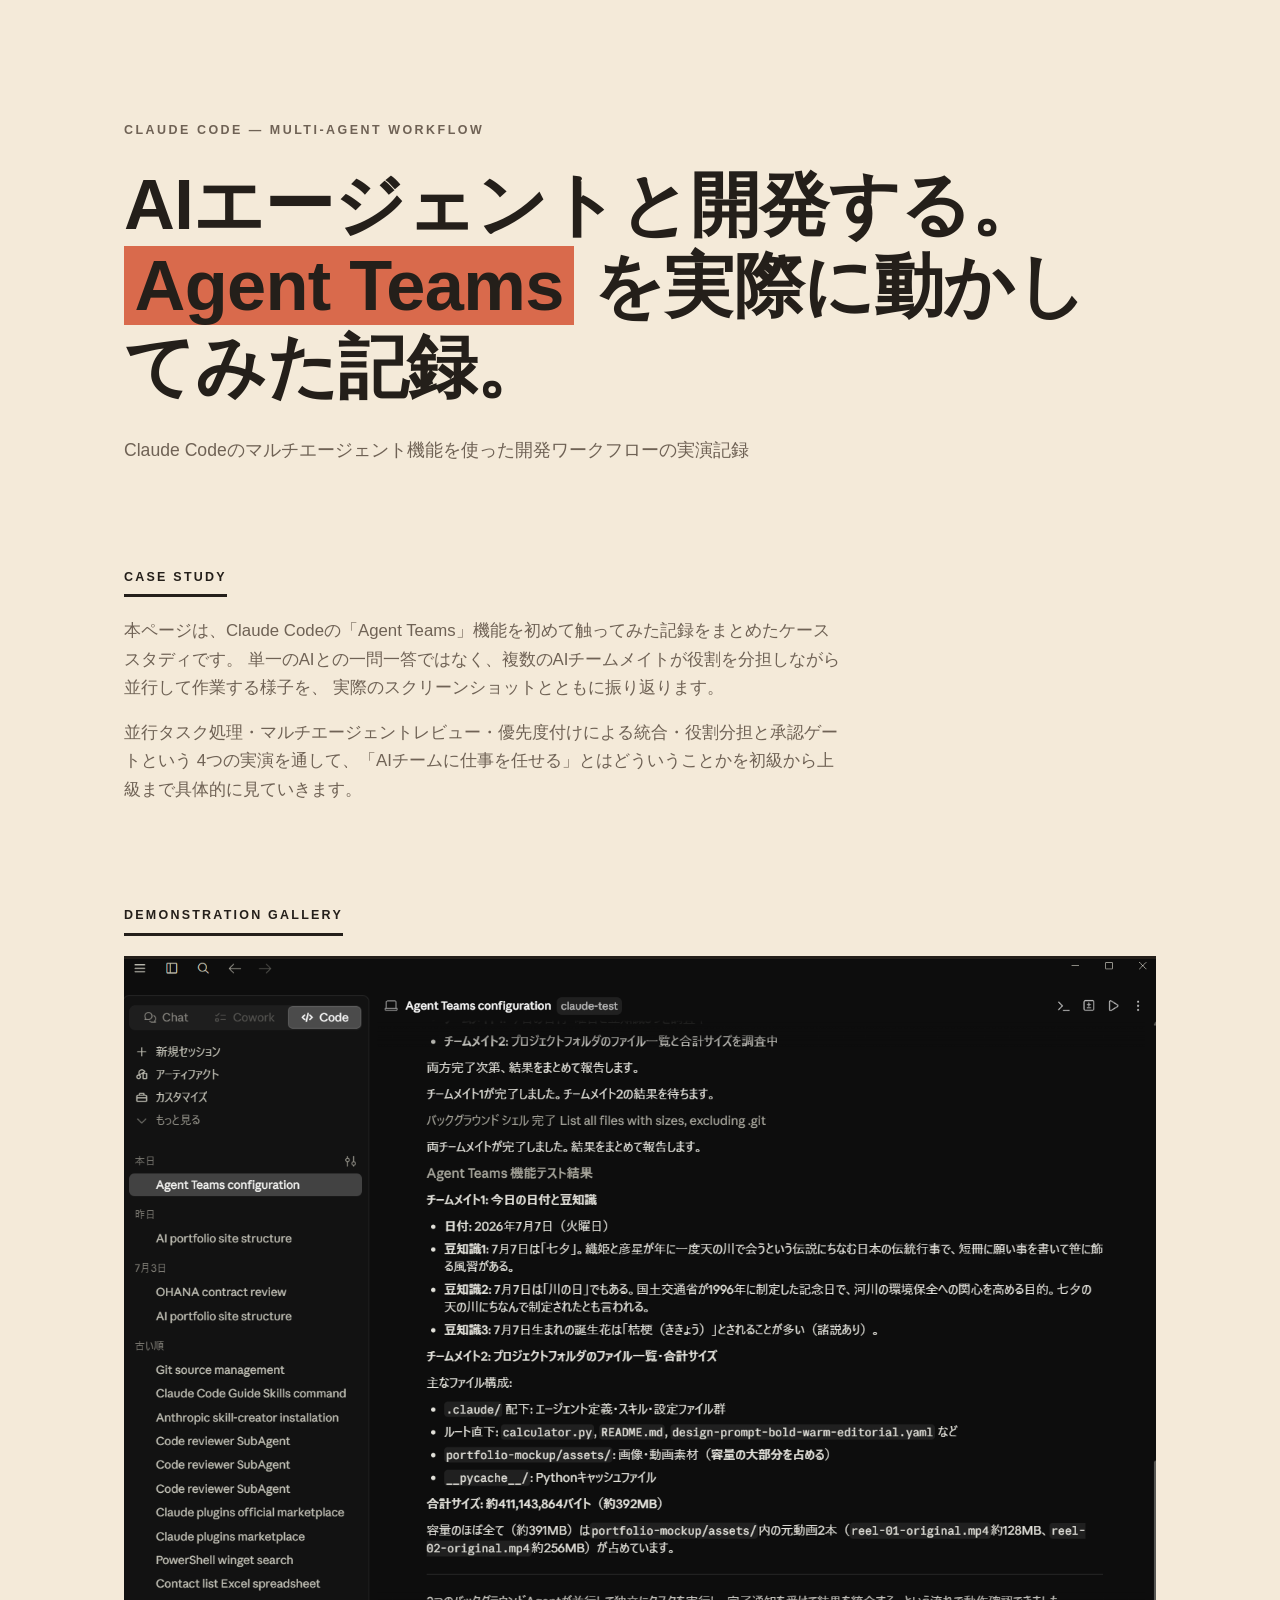
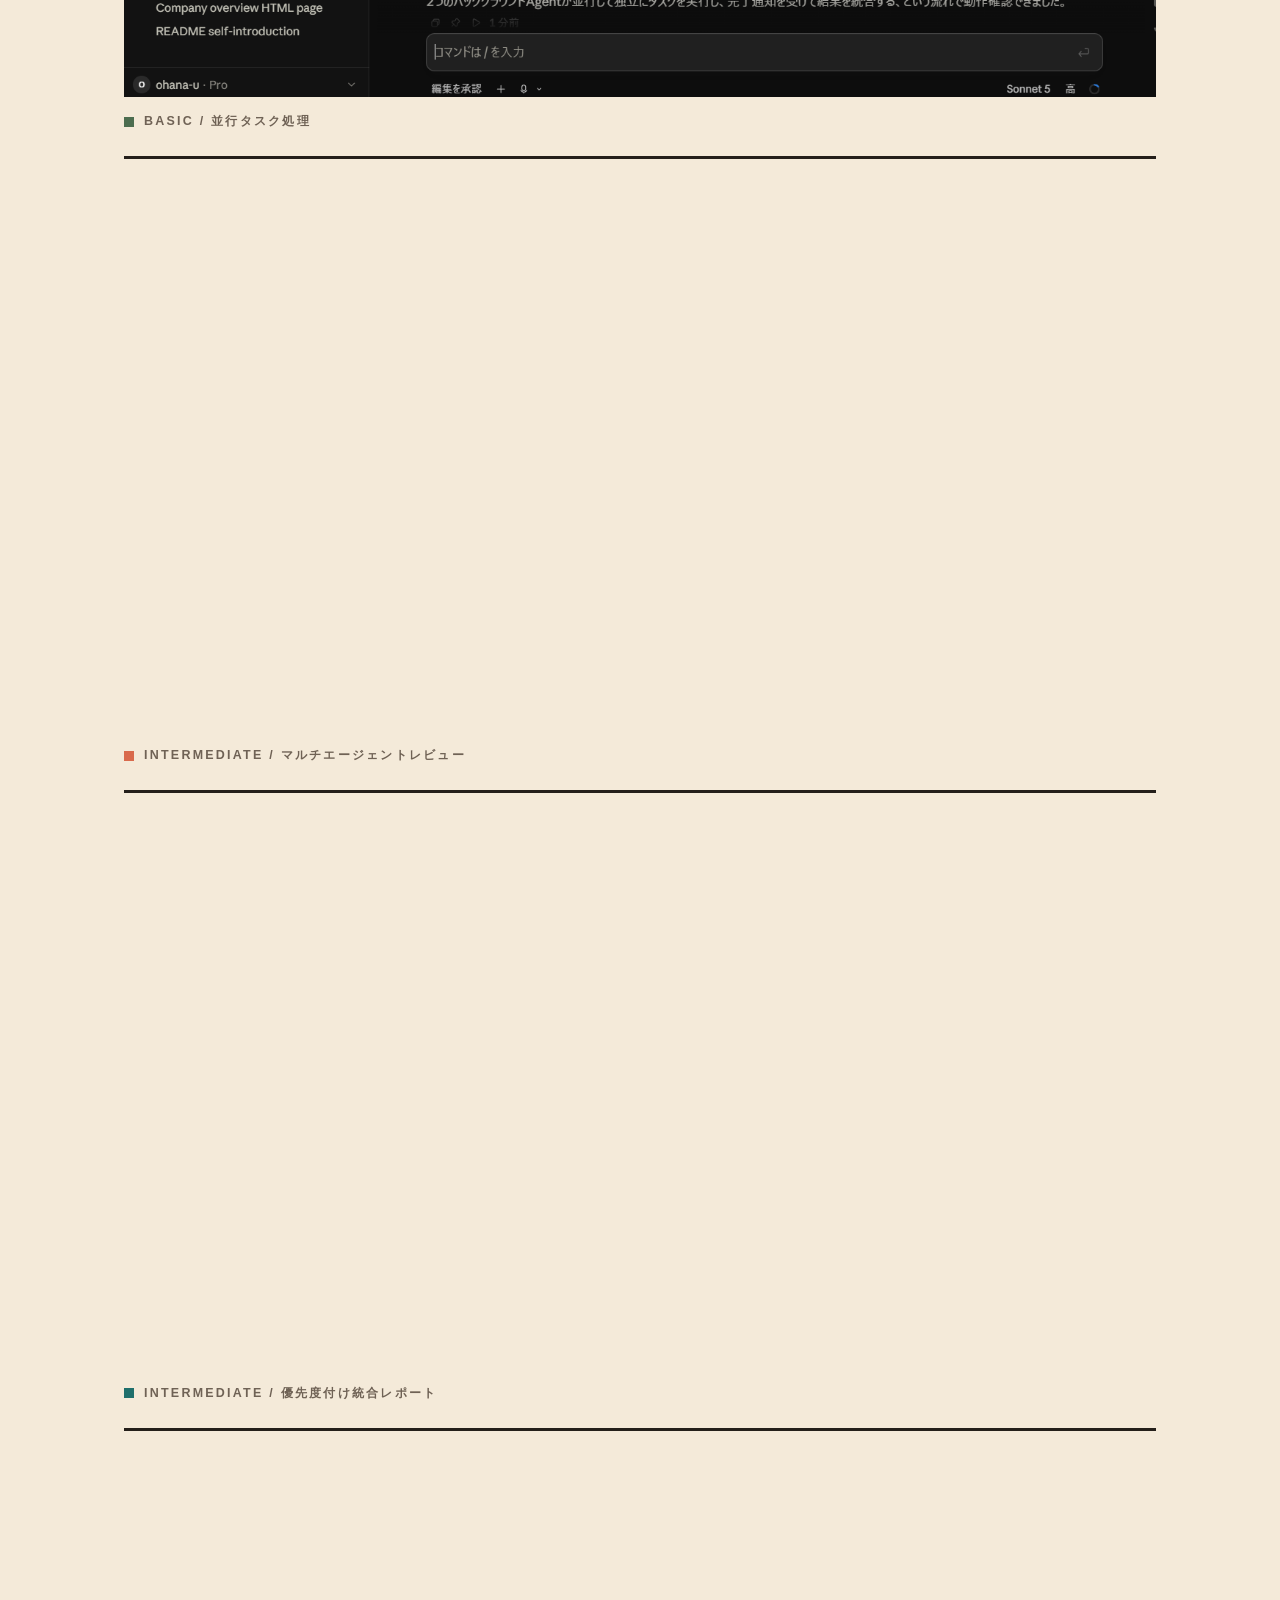
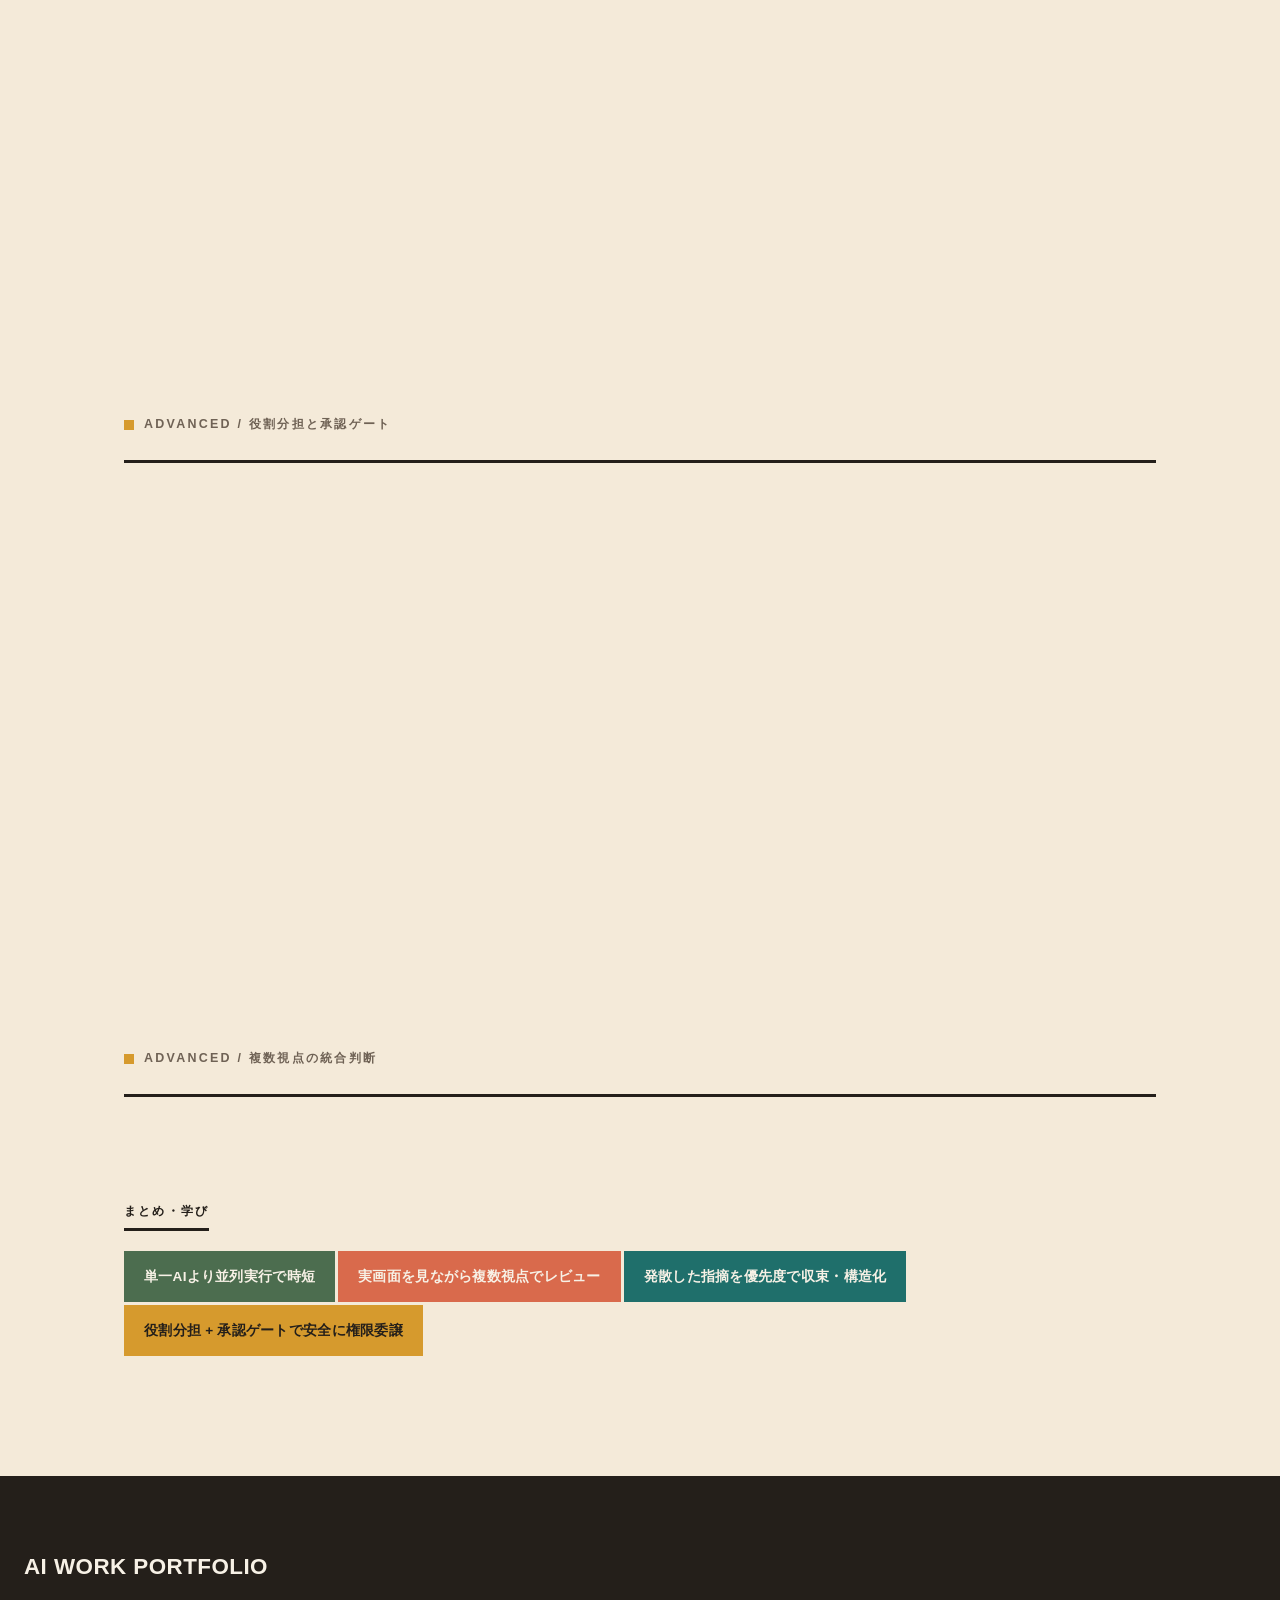
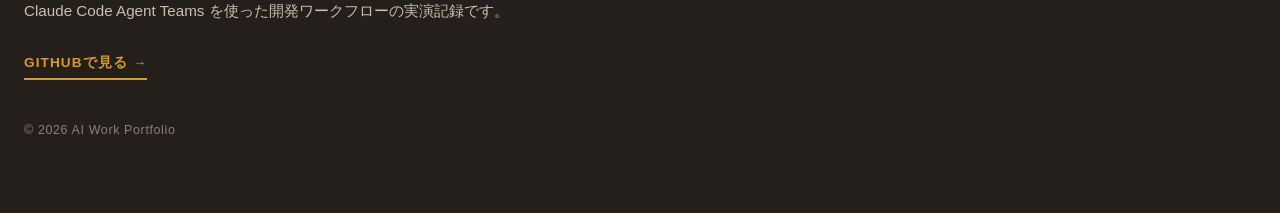
<file: ai-work-portfolio/index.html>
<!DOCTYPE html>
<html lang="ja">
<head>
  <meta charset="UTF-8">
  <meta name="viewport" content="width=device-width, initial-scale=1.0">
  <meta http-equiv="Content-Security-Policy" content="default-src 'self'; img-src 'self'; style-src 'self'; script-src 'self'; base-uri 'none'; form-action 'none'">
  <title>AIエージェントと開発する。| Agent Teams Case Study</title>
  <link rel="stylesheet" href="style.css">
</head>
<body>

  <header class="hero">
    <p class="eyebrow">CLAUDE CODE — MULTI-AGENT WORKFLOW</p>
    <h1 class="hero-title">
      AIエージェントと開発する。<br>
      <span class="highlight">Agent Teams</span> を実際に動かしてみた記録。
    </h1>
    <p class="hero-subtitle">Claude Codeのマルチエージェント機能を使った開発ワークフローの実演記録</p>
  </header>

  <main>
    <section class="intro" id="intro">
      <p class="section-label">CASE STUDY</p>
      <p class="intro-text">
        本ページは、Claude Codeの「Agent Teams」機能を初めて触ってみた記録をまとめたケーススタディです。
        単一のAIとの一問一答ではなく、複数のAIチームメイトが役割を分担しながら並行して作業する様子を、
        実際のスクリーンショットとともに振り返ります。
      </p>
      <p class="intro-text">
        並行タスク処理・マルチエージェントレビュー・優先度付けによる統合・役割分担と承認ゲートという
        4つの実演を通して、「AIチームに仕事を任せる」とはどういうことかを初級から上級まで具体的に見ていきます。
      </p>
    </section>

    <section class="gallery" id="gallery">
      <p class="section-label">DEMONSTRATION GALLERY</p>

      <article class="gallery-item" data-accent="green">
        <div class="gallery-media">
          <img src="images/01-agent-teams-basic.png" alt="Agent Teamsで2人のチームメイトが並行してタスクを実行している様子のスクリーンショット" width="1405" height="1005" decoding="async">
          <div class="gallery-caption">
            <p class="gallery-label">BASIC / 並行タスク処理</p>
            <p class="gallery-desc">
              Claude CodeのAgent Teams機能を初めて試した様子。2人のチームメイトが同時に立ち上がり、
              一方は「今日の日付から豆知識を調べる」、もう一方は「プロジェクトのファイル一覧を調査する」という
              別々のタスクを並行実行。両者の結果をリーダーが統合して1つの報告にまとめている。
            </p>
            <p class="gallery-learning">
              <span class="learning-tag">学び</span>
              単一のAIに順番に頼むのではなく、独立したタスクを並列で動かして時間を短縮できることを確認。
            </p>
          </div>
        </div>
        <p class="gallery-label-static">BASIC / 並行タスク処理</p>
      </article>

      <article class="gallery-item" data-accent="coral">
        <div class="gallery-media">
          <img src="images/02-agent-teams-review.png" alt="3人のチームメイトが役割分担して既存サイトをレビューしている様子のスクリーンショット" width="1825" height="1011" loading="lazy" decoding="async">
          <div class="gallery-caption">
            <p class="gallery-label">INTERMEDIATE / マルチエージェントレビュー</p>
            <p class="gallery-desc">
              既存の自己紹介サイト（profile-siteプロジェクト）を、3人のチームメイトが役割分担してレビューしている場面。
              右側にはブラウザプレビューで実際に動いているサイトが表示されており、
              AIが実物を見ながら評価していることがわかる。
            </p>
            <p class="gallery-learning">
              <span class="learning-tag">学び</span>
              コードだけでなく実際の画面表示を確認しながら、複数視点で同時レビューできる。
            </p>
          </div>
        </div>
        <p class="gallery-label-static">INTERMEDIATE / マルチエージェントレビュー</p>
      </article>

      <article class="gallery-item" data-accent="teal">
        <div class="gallery-media">
          <img src="images/03-agent-teams-priority.png" alt="3人のレビュー結果を優先度別に整理した統合レポートのスクリーンショット" width="1820" height="1015" loading="lazy" decoding="async">
          <div class="gallery-caption">
            <p class="gallery-label">INTERMEDIATE / 優先度付け統合レポート</p>
            <p class="gallery-desc">
              3人のレビュー結果を、優先度「高・中・低」に整理して1つの最終報告にまとめた画面。
              個々の指摘がバラバラのままではなく、意思決定に使える形に構造化されている。
            </p>
            <p class="gallery-learning">
              <span class="learning-tag">学び</span>
              複数エージェントの発散的な指摘を、収束させて実行可能なアクションリストに変換するプロセスを実演。
            </p>
          </div>
        </div>
        <p class="gallery-label-static">INTERMEDIATE / 優先度付け統合レポート</p>
      </article>

      <article class="gallery-item" data-accent="mustard">
        <div class="gallery-media">
          <img src="images/04-agent-teams-role-plan.png" alt="UX担当・アーキテクチャ担当・Devil's Advocate担当という3つの役割に分かれたチームメイトが、それぞれの計画を提示し承認を求めている画面のスクリーンショット" width="1826" height="1008" loading="lazy" decoding="async">
          <div class="gallery-caption">
            <p class="gallery-label">ADVANCED / 役割分担と承認ゲート</p>
            <p class="gallery-desc">
              CLIタスク管理ツールの企画を題材に、3人のチームメイトがUX・アーキテクチャ・Devil's Advocate（あえて懸念を洗い出す役）という
              明確に異なる役割を担当。それぞれが計画を提示し、本提案の作成に進む前にユーザーの承認を求めている場面。
            </p>
            <p class="gallery-learning">
              <span class="learning-tag">学び</span>
              役割を分業させるだけでなく、実行前に承認ゲートを挟むことで、AIチームの暴走を防ぎつつ方向性をコントロールできる。
            </p>
          </div>
        </div>
        <p class="gallery-label-static">ADVANCED / 役割分担と承認ゲート</p>
      </article>

      <article class="gallery-item" data-accent="mustard">
        <div class="gallery-media">
          <img src="images/05-agent-teams-synthesis.png" alt="UX・アーキテクチャ・Devil's Advocateの3つの視点を統合し、条件付きの結論を導き出した最終レポートのスクリーンショット" width="1827" height="1012" loading="lazy" decoding="async">
          <div class="gallery-caption">
            <p class="gallery-label">ADVANCED / 複数視点の統合判断</p>
            <p class="gallery-desc">
              3人がそれぞれの視点からまとめた提案（機能案・アーキテクチャパターン・懸念点）を統合し、
              「条件付きでつくる」という一つの意思決定に落とし込んだ最終レポート。判断根拠まで言語化されている。
            </p>
            <p class="gallery-learning">
              <span class="learning-tag">学び</span>
              賛成・反対双方の視点を戦わせたうえで統合することで、単独のAIでは出てこない、リスクを織り込んだ実行可能な結論に到達できる。
            </p>
          </div>
        </div>
        <p class="gallery-label-static">ADVANCED / 複数視点の統合判断</p>
      </article>
    </section>

    <section class="takeaways" id="takeaways">
      <p class="section-label">まとめ・学び</p>
      <ul class="chip-list">
        <li class="chip" data-accent="green">単一AIより並列実行で時短</li>
        <li class="chip" data-accent="coral">実画面を見ながら複数視点でレビュー</li>
        <li class="chip" data-accent="teal">発散した指摘を優先度で収束・構造化</li>
        <li class="chip" data-accent="mustard">役割分担 + 承認ゲートで安全に権限委譲</li>
      </ul>
    </section>
  </main>

  <footer class="site-footer">
    <p class="footer-heading">AI Work Portfolio</p>
    <p class="footer-text">Claude Code Agent Teams を使った開発ワークフローの実演記録です。</p>
    <a class="footer-cta" href="https://github.com/usui-ohana/claude-test" target="_blank" rel="noopener noreferrer">GitHubで見る &rarr;</a>
    <p class="footer-copyright">&copy; <span id="year"></span> AI Work Portfolio</p>
  </footer>

  <script src="script.js"></script>
</body>
</html>
</file>
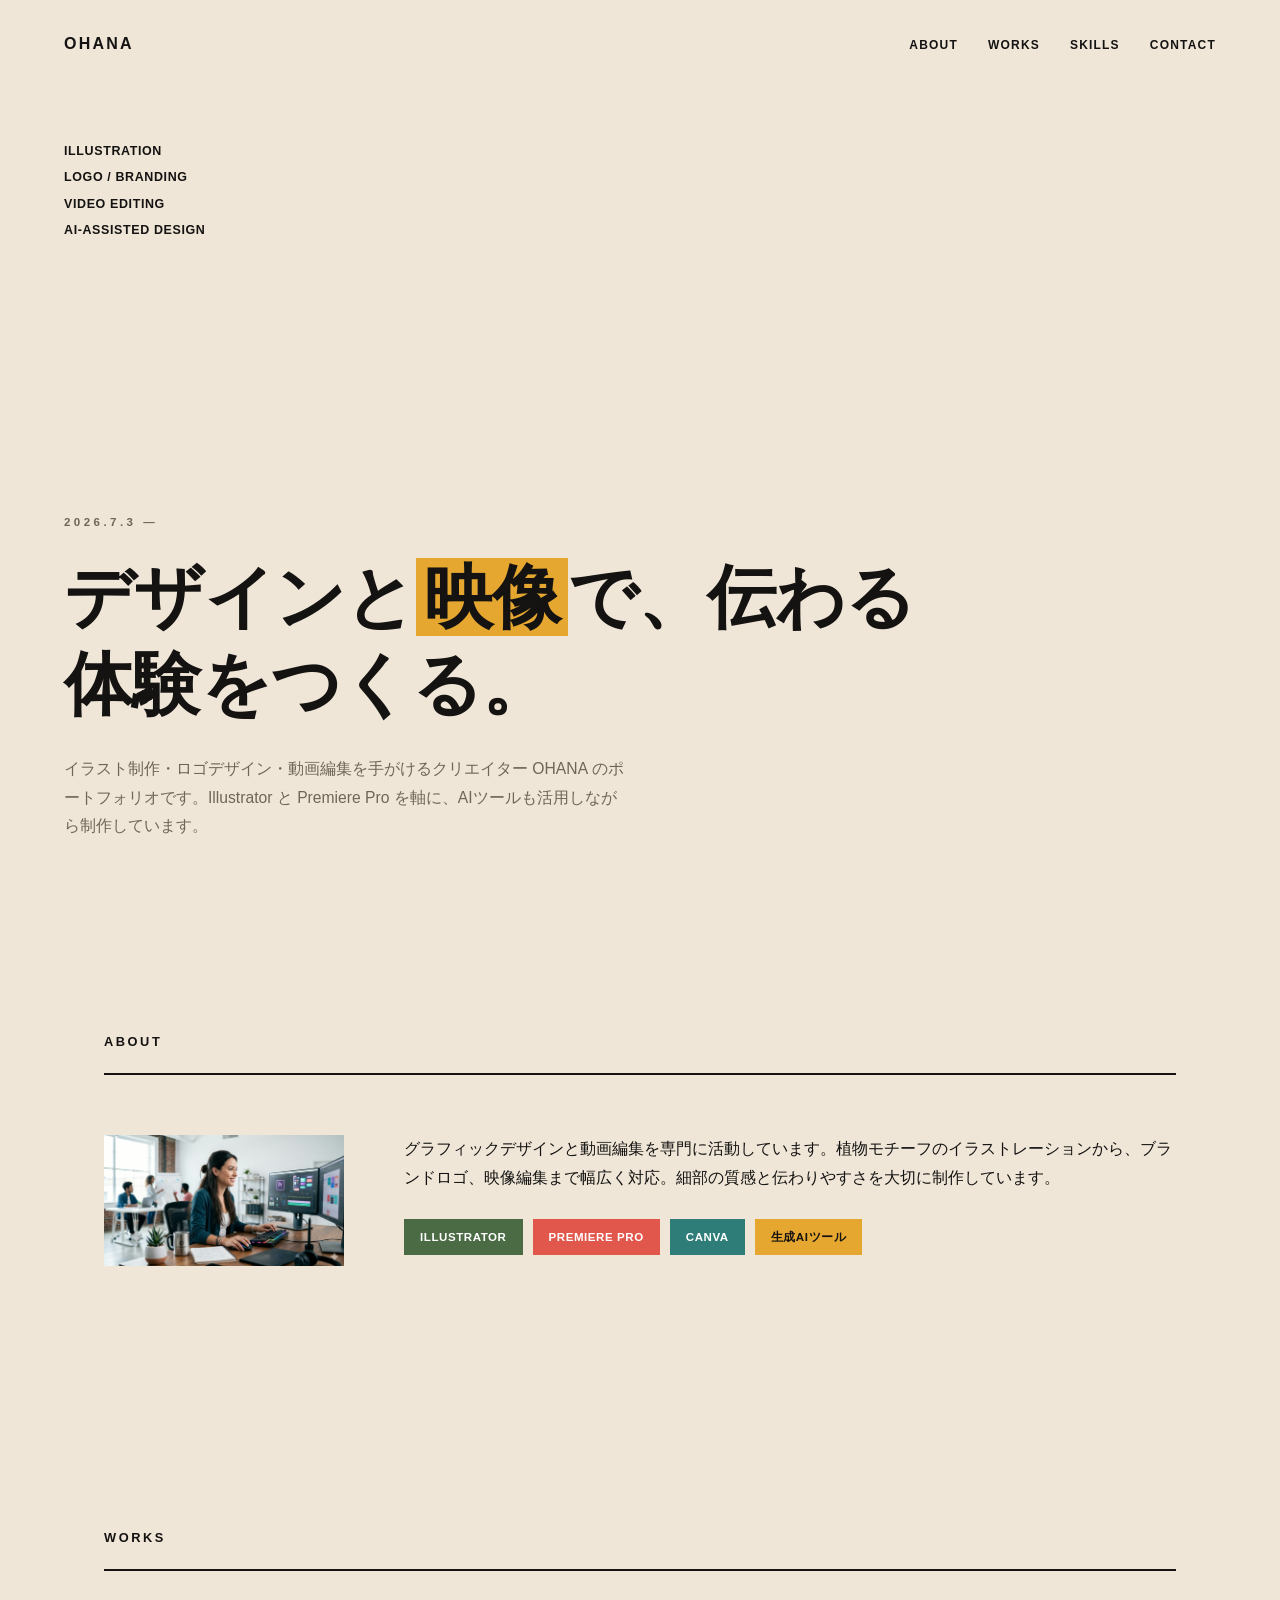
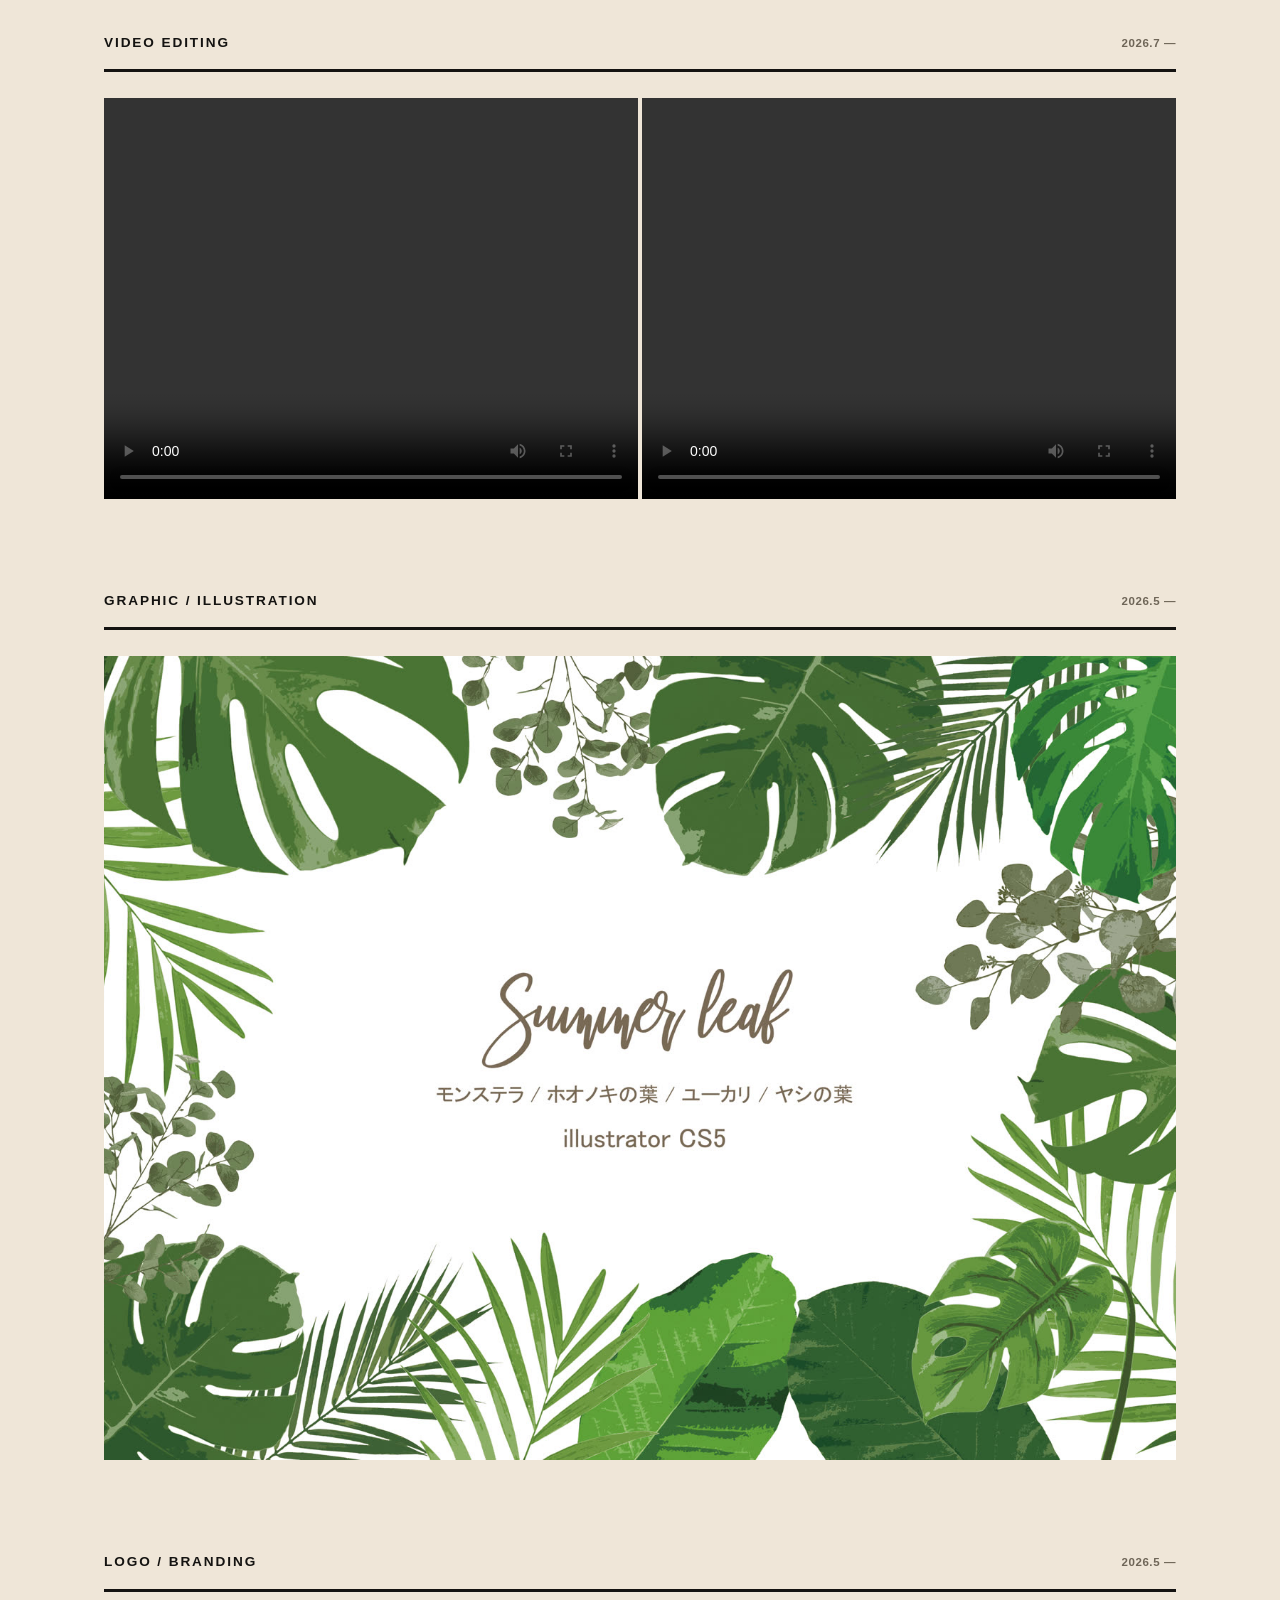
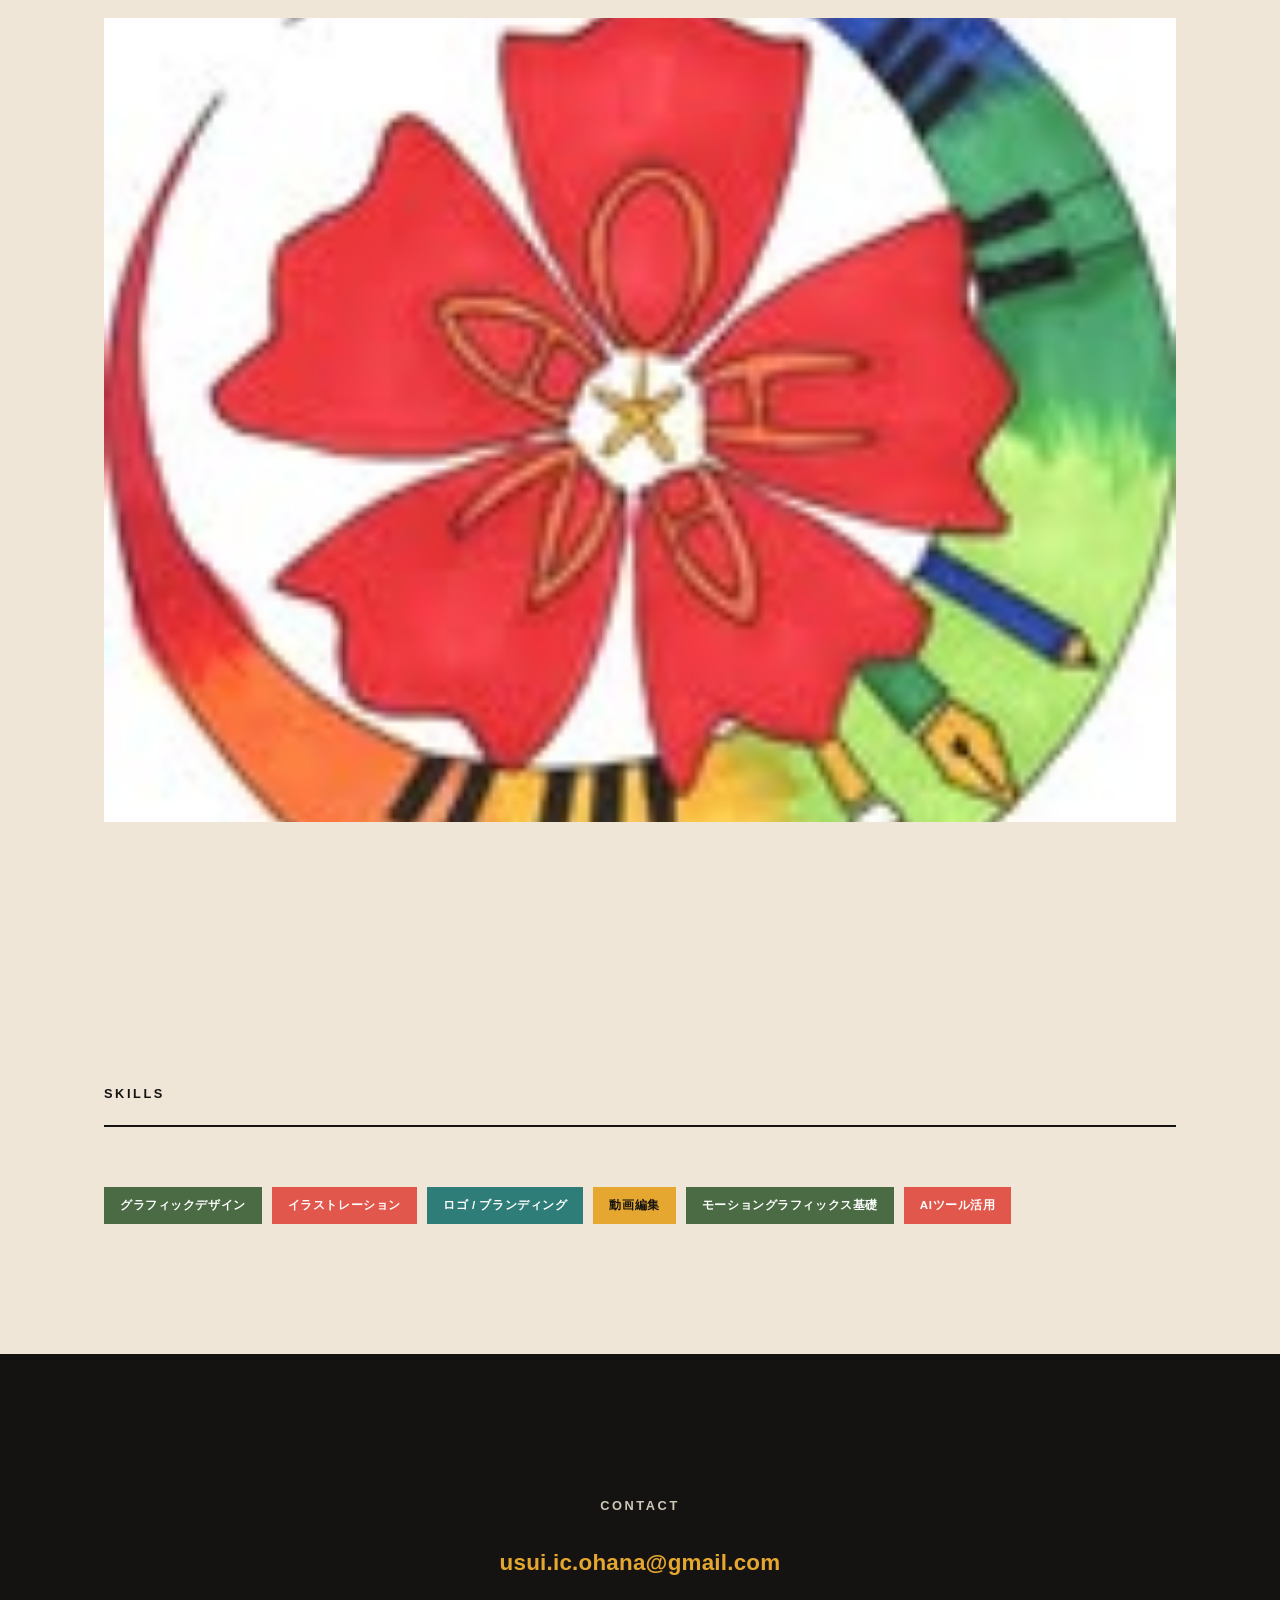
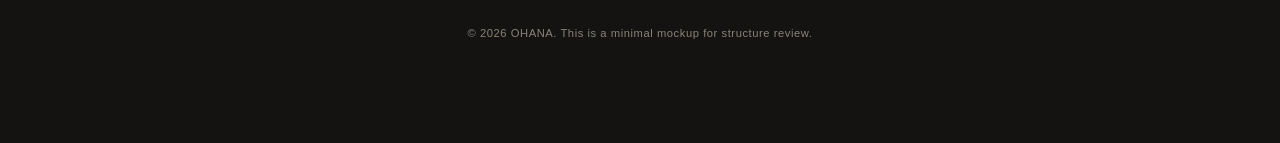
<file: portfolio-mockup/index.html>
<!DOCTYPE html>
<html lang="ja">
<head>
<meta charset="UTF-8">
<meta name="viewport" content="width=device-width, initial-scale=1.0">
<title>OHANA | Creative Portfolio</title>
<meta name="description" content="イラスト制作・ロゴデザイン・動画編集を手がけるクリエイター OHANA のポートフォリオサイト。">
<meta property="og:type" content="website">
<meta property="og:title" content="OHANA | Creative Portfolio">
<meta property="og:description" content="イラスト制作・ロゴデザイン・動画編集を手がけるクリエイター OHANA のポートフォリオサイト。">
<meta property="og:image" content="assets/work-illustration.jpg">
<link rel="icon" href="data:image/svg+xml,%3Csvg xmlns='http://www.w3.org/2000/svg' viewBox='0 0 100 100'%3E%3Crect width='100' height='100' fill='%23efe6d8'/%3E%3Ctext x='50' y='68' font-size='60' font-family='Arial, sans-serif' font-weight='900' text-anchor='middle' fill='%23e2574c'%3EO%3C/text%3E%3C/svg%3E">
<style>
  :root {
    --bg: #efe6d8;
    --ink: #141311;
    --sub: #6f6658;
    --line: rgba(20,19,17,0.15);
    --green: #4b6b45;
    --coral: #e2574c;
    --teal: #2f7d78;
    --mustard: #e6a730;
  }
  * { box-sizing: border-box; margin: 0; padding: 0; }
  body {
    font-family: "Hiragino Kaku Gothic Pro", "Tsukushi A Round Gothic", "Helvetica Neue", Arial, sans-serif;
    background: var(--bg);
    color: var(--ink);
    line-height: 1.8;
    -webkit-font-smoothing: antialiased;
  }

  nav {
    position: fixed; top: 0; left: 0; right: 0; z-index: 50;
    display: flex; justify-content: space-between; align-items: center;
    padding: 30px 5%;
  }
  nav .logo { font-weight: 800; letter-spacing: 0.14em; font-size: 1rem; text-transform: uppercase; }
  nav ul { display: flex; gap: 30px; list-style: none; }
  nav a { color: var(--ink); text-decoration: none; font-size: 0.75rem; font-weight: 700; letter-spacing: 0.1em; text-transform: uppercase; }
  nav a:hover { color: var(--coral); }

  section { padding: 130px 5%; max-width: 1200px; margin: 0 auto; }

  .hero {
    max-width: none;
    min-height: 100vh;
    display: flex; flex-direction: column; justify-content: space-between;
    padding: 140px 5% 60px;
  }
  .hero-tags {
    display: flex; flex-direction: column; gap: 4px;
    font-weight: 800; font-size: 0.78rem; letter-spacing: 0.05em; text-transform: uppercase;
  }
  .hero-copy { max-width: 920px; margin-top: 60px; }
  .hero-copy p.eyebrow { color: var(--sub); letter-spacing: 0.3em; font-size: 0.72rem; margin-bottom: 22px; text-transform: uppercase; font-weight: 700; }
  .hero-copy h1 { font-size: clamp(2rem, 5.4vw, 4.6rem); font-weight: 800; line-height: 1.25; letter-spacing: -0.01em; }
  .hero-copy h1 .mark { background: var(--mustard); padding: 0 8px; box-decoration-break: clone; -webkit-box-decoration-break: clone; }
  .hero-copy p.desc { max-width: 560px; color: var(--sub); font-size: 0.98rem; margin-top: 28px; }

  h2.section-title {
    font-size: 0.8rem; margin-bottom: 60px; letter-spacing: 0.2em; text-transform: uppercase; font-weight: 800;
    padding-bottom: 20px; border-bottom: 2px solid var(--ink);
  }

  .about-grid { display: grid; grid-template-columns: 240px 1fr; gap: 60px; align-items: start; }
  .about-grid img { width: 100%; display: block; }
  .about-grid .tools { margin-top: 26px; display: flex; flex-wrap: wrap; gap: 10px; }
  .tag {
    padding: 8px 16px; font-size: 0.72rem; font-weight: 800; letter-spacing: 0.05em; text-transform: uppercase;
    color: #fff;
  }
  .tag:nth-child(4n+1) { background: var(--green); }
  .tag:nth-child(4n+2) { background: var(--coral); }
  .tag:nth-child(4n+3) { background: var(--teal); }
  .tag:nth-child(4n+4) { background: var(--mustard); color: var(--ink); }

  .works-category { margin-bottom: 90px; }
  .works-category:last-child { margin-bottom: 0; }
  .works-category .cat-head {
    display: flex; justify-content: space-between; align-items: baseline; margin-bottom: 26px;
    border-bottom: 3px solid var(--ink); padding-bottom: 14px;
  }
  .works-category h3 { font-size: 0.85rem; text-transform: uppercase; letter-spacing: 0.14em; font-weight: 800; }
  .works-category .date { font-size: 0.72rem; color: var(--sub); letter-spacing: 0.05em; font-weight: 700; }

  .work-grid { display: grid; grid-template-columns: repeat(auto-fit, minmax(280px, 1fr)); gap: 4px; }
  .work-card { position: relative; background: var(--ink); overflow: hidden; }
  .work-card img, .work-card video {
    width: 100%; display: block; aspect-ratio: 4/3; object-fit: cover;
    transition: transform .4s ease;
  }
  .work-card:hover img, .work-card:hover video { transform: scale(1.04); }
  .work-card .caption {
    position: absolute; left: 0; right: 0; bottom: 0;
    padding: 20px; color: #fff;
    background: linear-gradient(to top, rgba(0,0,0,.82), rgba(0,0,0,0));
    transform: translateY(8px); opacity: 0; transition: all .3s ease;
    pointer-events: none;
  }
  .work-card:hover .caption { opacity: 1; transform: translateY(0); }
  .work-card .caption h4 { font-size: 0.95rem; font-weight: 800; margin-bottom: 4px; text-transform: uppercase; letter-spacing: 0.03em; }
  .work-card .caption p { font-size: 0.78rem; color: #e5e0d8; }

  .skills-list { display: flex; flex-wrap: wrap; gap: 10px; }

  footer.contact {
    text-align: center; padding: 140px 5% 100px; background: var(--ink); color: #fff;
  }
  footer.contact h2 { font-size: 0.8rem; margin-bottom: 26px; letter-spacing: 0.2em; text-transform: uppercase; font-weight: 800; color: #cfc7b9; }
  footer.contact a.mail { color: var(--mustard); font-size: 1.4rem; font-weight: 800; text-decoration: none; letter-spacing: 0.01em; }
  footer.contact a.mail:hover { color: var(--coral); }
  footer.contact .sub { margin-top: 40px; color: #8b8377; font-size: 0.7rem; letter-spacing: 0.05em; }

  @media (max-width: 720px) {
    .about-grid { grid-template-columns: 1fr; }
    .hero-copy { margin-top: 100px; }
  }
</style>
</head>
<body>

<nav>
  <div class="logo">OHANA</div>
  <ul>
    <li><a href="#about">About</a></li>
    <li><a href="#works">Works</a></li>
    <li><a href="#skills">Skills</a></li>
    <li><a href="#contact">Contact</a></li>
  </ul>
</nav>

<section class="hero">
  <div class="hero-tags">
    <span>Illustration</span>
    <span>Logo / Branding</span>
    <span>Video Editing</span>
    <span>AI-Assisted Design</span>
  </div>
  <div class="hero-copy">
    <p class="eyebrow">2026.7.3 —</p>
    <h1>デザインと<span class="mark">映像</span>で、伝わる体験をつくる。</h1>
    <p class="desc">イラスト制作・ロゴデザイン・動画編集を手がけるクリエイター OHANA のポートフォリオです。Illustrator と Premiere Pro を軸に、AIツールも活用しながら制作しています。</p>
  </div>
</section>

<section id="about">
  <h2 class="section-title">About</h2>
  <div class="about-grid">
    <img src="assets/profile.jpg" alt="制作風景" loading="lazy">
    <div>
      <p>グラフィックデザインと動画編集を専門に活動しています。植物モチーフのイラストレーションから、ブランドロゴ、映像編集まで幅広く対応。細部の質感と伝わりやすさを大切に制作しています。</p>
      <div class="tools">
        <span class="tag">Illustrator</span>
        <span class="tag">Premiere Pro</span>
        <span class="tag">Canva</span>
        <span class="tag">生成AIツール</span>
      </div>
    </div>
  </div>
</section>

<section id="works">
  <h2 class="section-title">Works</h2>

  <div class="works-category">
    <div class="cat-head">
      <h3>Video Editing</h3>
      <span class="date">2026.7 —</span>
    </div>
    <div class="work-grid">
      <div class="work-card">
        <video controls preload="metadata" src="assets/reel-01.mp4"></video>
        <div class="caption">
          <h4>Edit Reel 01</h4>
          <p>Premiere Pro による編集作品</p>
        </div>
      </div>
      <div class="work-card">
        <video controls preload="metadata" src="assets/reel-02.mp4"></video>
        <div class="caption">
          <h4>Edit Reel 02</h4>
          <p>Premiere Pro による編集作品</p>
        </div>
      </div>
    </div>
  </div>

  <div class="works-category">
    <div class="cat-head">
      <h3>Graphic / Illustration</h3>
      <span class="date">2026.5 —</span>
    </div>
    <div class="work-grid">
      <div class="work-card">
        <img src="assets/work-illustration.jpg" alt="Summer leaf イラストセット" loading="lazy">
        <div class="caption">
          <h4>Summer leaf</h4>
          <p>モンステラ・ホオノキ・ユーカリ・ヤシの葉を使ったボタニカルフレーム / Illustrator CS5</p>
        </div>
      </div>
    </div>
  </div>

  <div class="works-category">
    <div class="cat-head">
      <h3>Logo / Branding</h3>
      <span class="date">2026.5 —</span>
    </div>
    <div class="work-grid">
      <div class="work-card">
        <img src="assets/work-logo.jpg" alt="ロゴデザイン" loading="lazy">
        <div class="caption">
          <h4>Flower Emblem Logo</h4>
          <p>花・鍵盤・三日月をモチーフにしたエンブレム型ロゴ</p>
        </div>
      </div>
    </div>
  </div>
</section>

<section id="skills">
  <h2 class="section-title">Skills</h2>
  <div class="skills-list">
    <span class="tag">グラフィックデザイン</span>
    <span class="tag">イラストレーション</span>
    <span class="tag">ロゴ / ブランディング</span>
    <span class="tag">動画編集</span>
    <span class="tag">モーショングラフィックス基礎</span>
    <span class="tag">AIツール活用</span>
  </div>
</section>

<footer class="contact" id="contact">
  <h2>Contact</h2>
  <a class="mail" href="mailto:usui.ic.ohana@gmail.com">usui.ic.ohana@gmail.com</a>
  <p class="sub">© 2026 OHANA. This is a minimal mockup for structure review.</p>
</footer>

</body>
</html>
</file>
<file: ai-work-portfolio/style.css>
/* ============================================================
   AI Work Portfolio — Bold Warm Editorial
   design-prompt-bold-warm-editorial.yaml に基づくスタイル
   ============================================================ */

:root {
  /* base */
  --color-bg: #f4ead9;        /* warm beige / sand */
  --color-ink: #241f1a;       /* warm near-black */
  --color-muted: #6f6255;     /* warm mid-gray/brown */
  --color-inverse: #f7f1e6;   /* near-white on dark */

  /* accent rotation: green / coral / teal / mustard */
  --accent-green: #4c6d4f;
  --accent-coral: #d96a4c;
  --accent-teal: #1f6f6b;
  --accent-mustard: #d69a2d;

  --gap-hairline: 3px;
  --duration: 0.35s;
}

* {
  box-sizing: border-box;
}

html {
  scroll-behavior: smooth;
}

body {
  margin: 0;
  font-family: "Helvetica Neue", Arial, "Hiragino Kaku Gothic ProN", "Yu Gothic", sans-serif;
  background: var(--color-bg);
  color: var(--color-ink);
  line-height: 1.7;
}

img {
  max-width: 100%;
  display: block;
}

/* --------------------------------------------------
   Section label (index-tab style)
   -------------------------------------------------- */
.section-label {
  display: inline-block;
  margin: 0 0 20px;
  font-size: 0.78rem;
  font-weight: 800;
  letter-spacing: 0.18em;
  text-transform: uppercase;
  color: var(--color-ink);
  border-bottom: 3px solid var(--color-ink);
  padding-bottom: 6px;
}

/* --------------------------------------------------
   Hero
   -------------------------------------------------- */
.hero {
  padding: 120px 24px 96px;
  max-width: 1080px;
  margin: 0 auto;
}

.eyebrow {
  margin: 0 0 24px;
  font-size: 0.78rem;
  font-weight: 800;
  letter-spacing: 0.2em;
  text-transform: uppercase;
  color: var(--color-muted);
}

.hero-title {
  margin: 0 0 28px;
  font-size: clamp(2.2rem, 6vw, 4.4rem);
  font-weight: 900;
  letter-spacing: -0.01em;
  line-height: 1.15;
}

.highlight {
  display: inline;
  background: var(--accent-coral);
  color: var(--color-ink);
  padding: 0 0.15em;
  box-decoration-break: clone;
  -webkit-box-decoration-break: clone;
}

.hero-subtitle {
  margin: 0;
  max-width: 640px;
  font-size: 1.1rem;
  font-weight: 500;
  color: var(--color-muted);
}

/* --------------------------------------------------
   Intro
   -------------------------------------------------- */
.intro {
  max-width: 1080px;
  margin: 0 auto;
  padding: 0 24px 96px;
}

.intro-text {
  max-width: 720px;
  margin: 0 0 16px;
  font-size: 1.05rem;
  font-weight: 500;
  color: var(--color-muted);
}

.intro-text:last-child {
  margin-bottom: 0;
}

/* --------------------------------------------------
   Gallery — edge-to-edge, hairline gap, sharp corners
   -------------------------------------------------- */
.gallery {
  max-width: 1080px;
  margin: 0 auto;
  padding: 0 24px 96px;
}

.gallery-item {
  margin-bottom: var(--gap-hairline);
  border-top: 3px solid var(--color-ink);
}

.gallery-item:last-child {
  border-bottom: 3px solid var(--color-ink);
}

.gallery-media {
  position: relative;
  overflow: hidden;
  border-radius: 0; /* sharp corners, no rounding */
}

.gallery-media img {
  width: 100%;
  height: auto;
  transform: scale(1);
  transition: transform var(--duration) ease;
}

.gallery-item:hover .gallery-media img {
  transform: scale(1.03);
}

/* caption scrim: hidden by default, slide-in on hover */
.gallery-caption {
  position: absolute;
  inset: 0;
  display: flex;
  flex-direction: column;
  justify-content: flex-end;
  padding: 28px;
  background: linear-gradient(0deg, rgba(36, 31, 26, 0.94) 0%, rgba(36, 31, 26, 0.55) 55%, rgba(36, 31, 26, 0) 100%);
  color: var(--color-inverse);
  opacity: 0;
  transform: translateY(12px);
  transition: opacity var(--duration) ease, transform var(--duration) ease;
}

.gallery-item:hover .gallery-caption,
.gallery-item:focus-within .gallery-caption,
.gallery-item.is-revealed .gallery-caption {
  opacity: 1;
  transform: translateY(0);
}

.gallery-caption .gallery-label {
  margin: 0 0 12px;
  font-size: 0.78rem;
  font-weight: 800;
  letter-spacing: 0.18em;
  text-transform: uppercase;
}

.gallery-item[data-accent="green"] .gallery-caption .gallery-label { color: var(--accent-green); }
.gallery-item[data-accent="coral"] .gallery-caption .gallery-label { color: var(--accent-coral); }
.gallery-item[data-accent="teal"] .gallery-caption .gallery-label { color: var(--accent-teal); }
.gallery-item[data-accent="mustard"] .gallery-caption .gallery-label { color: var(--accent-mustard); }

.gallery-desc {
  margin: 0 0 16px;
  max-width: 680px;
  font-size: 0.95rem;
  font-weight: 400;
  color: var(--color-inverse);
}

.gallery-learning {
  margin: 0;
  max-width: 680px;
  font-size: 0.95rem;
  font-weight: 500;
  color: var(--color-inverse);
}

.learning-tag {
  display: inline-block;
  margin-right: 8px;
  padding: 2px 8px;
  font-size: 0.72rem;
  font-weight: 800;
  letter-spacing: 0.1em;
  text-transform: uppercase;
  background: var(--color-inverse);
  color: var(--color-ink);
  border-radius: 0;
}

/* static label under each image, visible at rest (progressive disclosure) */
.gallery-label-static {
  margin: 14px 0 24px;
  font-size: 0.78rem;
  font-weight: 800;
  letter-spacing: 0.18em;
  text-transform: uppercase;
  color: var(--color-muted);
}

.gallery-item[data-accent="green"] .gallery-label-static::before { background: var(--accent-green); }
.gallery-item[data-accent="coral"] .gallery-label-static::before { background: var(--accent-coral); }
.gallery-item[data-accent="teal"] .gallery-label-static::before { background: var(--accent-teal); }
.gallery-item[data-accent="mustard"] .gallery-label-static::before { background: var(--accent-mustard); }

.gallery-label-static::before {
  content: "";
  display: inline-block;
  width: 10px;
  height: 10px;
  margin-right: 10px;
  vertical-align: middle;
}

/* --------------------------------------------------
   Takeaways — flat chips, rotated accents
   -------------------------------------------------- */
.takeaways {
  max-width: 1080px;
  margin: 0 auto;
  padding: 0 24px 120px;
}

.chip-list {
  list-style: none;
  margin: 0;
  padding: 0;
  display: flex;
  flex-wrap: wrap;
  gap: var(--gap-hairline);
}

.chip {
  padding: 14px 20px;
  font-size: 0.85rem;
  font-weight: 800;
  letter-spacing: 0.02em;
  border-radius: 0;
  color: var(--color-inverse);
}

.chip[data-accent="green"] { background: var(--accent-green); }
.chip[data-accent="coral"] { background: var(--accent-coral); }
.chip[data-accent="teal"] { background: var(--accent-teal); }
.chip[data-accent="mustard"] { background: var(--accent-mustard); color: var(--color-ink); }

/* --------------------------------------------------
   Footer — dark inversion (bookend)
   -------------------------------------------------- */
.site-footer {
  background: var(--color-ink);
  color: var(--color-inverse);
  padding: 72px 24px;
  text-align: left;
}

.footer-heading {
  margin: 0 0 12px;
  font-size: 1.4rem;
  font-weight: 900;
  letter-spacing: 0.02em;
  text-transform: uppercase;
}

.footer-text {
  margin: 0 0 24px;
  max-width: 520px;
  font-size: 0.95rem;
  font-weight: 400;
  color: #c9bfae;
}

.footer-cta {
  display: inline-block;
  margin-bottom: 40px;
  font-size: 0.85rem;
  font-weight: 800;
  letter-spacing: 0.08em;
  text-transform: uppercase;
  color: var(--accent-mustard);
  text-decoration: none;
  border-bottom: 2px solid var(--accent-mustard);
  padding-bottom: 4px;
}

.footer-cta:hover {
  color: var(--accent-coral);
  border-color: var(--accent-coral);
}

.footer-copyright {
  margin: 0;
  font-size: 0.78rem;
  letter-spacing: 0.05em;
  color: #8a8074;
}

/* --------------------------------------------------
   Responsive
   -------------------------------------------------- */
@media (max-width: 640px) {
  .hero {
    padding: 80px 20px 64px;
  }

  .intro,
  .gallery,
  .takeaways {
    padding-left: 20px;
    padding-right: 20px;
  }

  .gallery-caption {
    padding: 18px;
  }

  .gallery-desc,
  .gallery-learning {
    font-size: 0.85rem;
  }

  .site-footer {
    padding: 56px 20px;
  }
}
</file>
